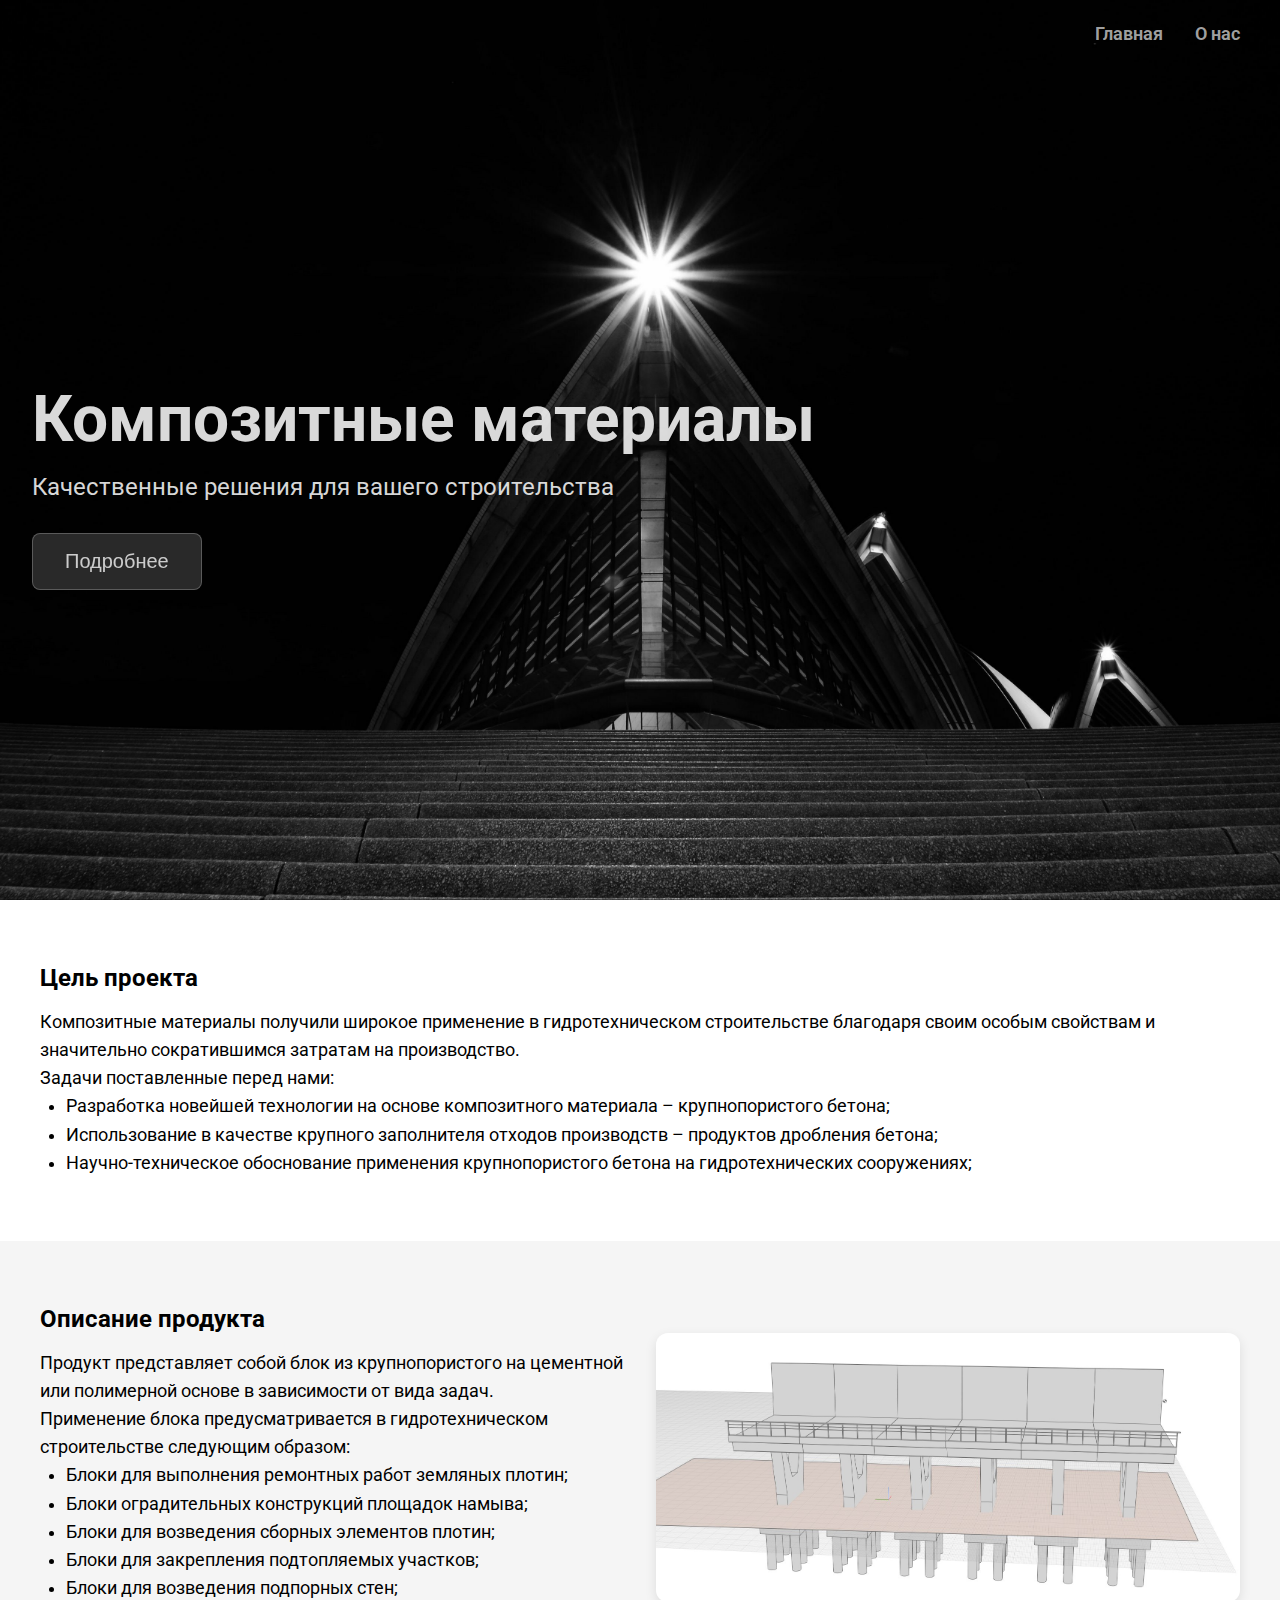
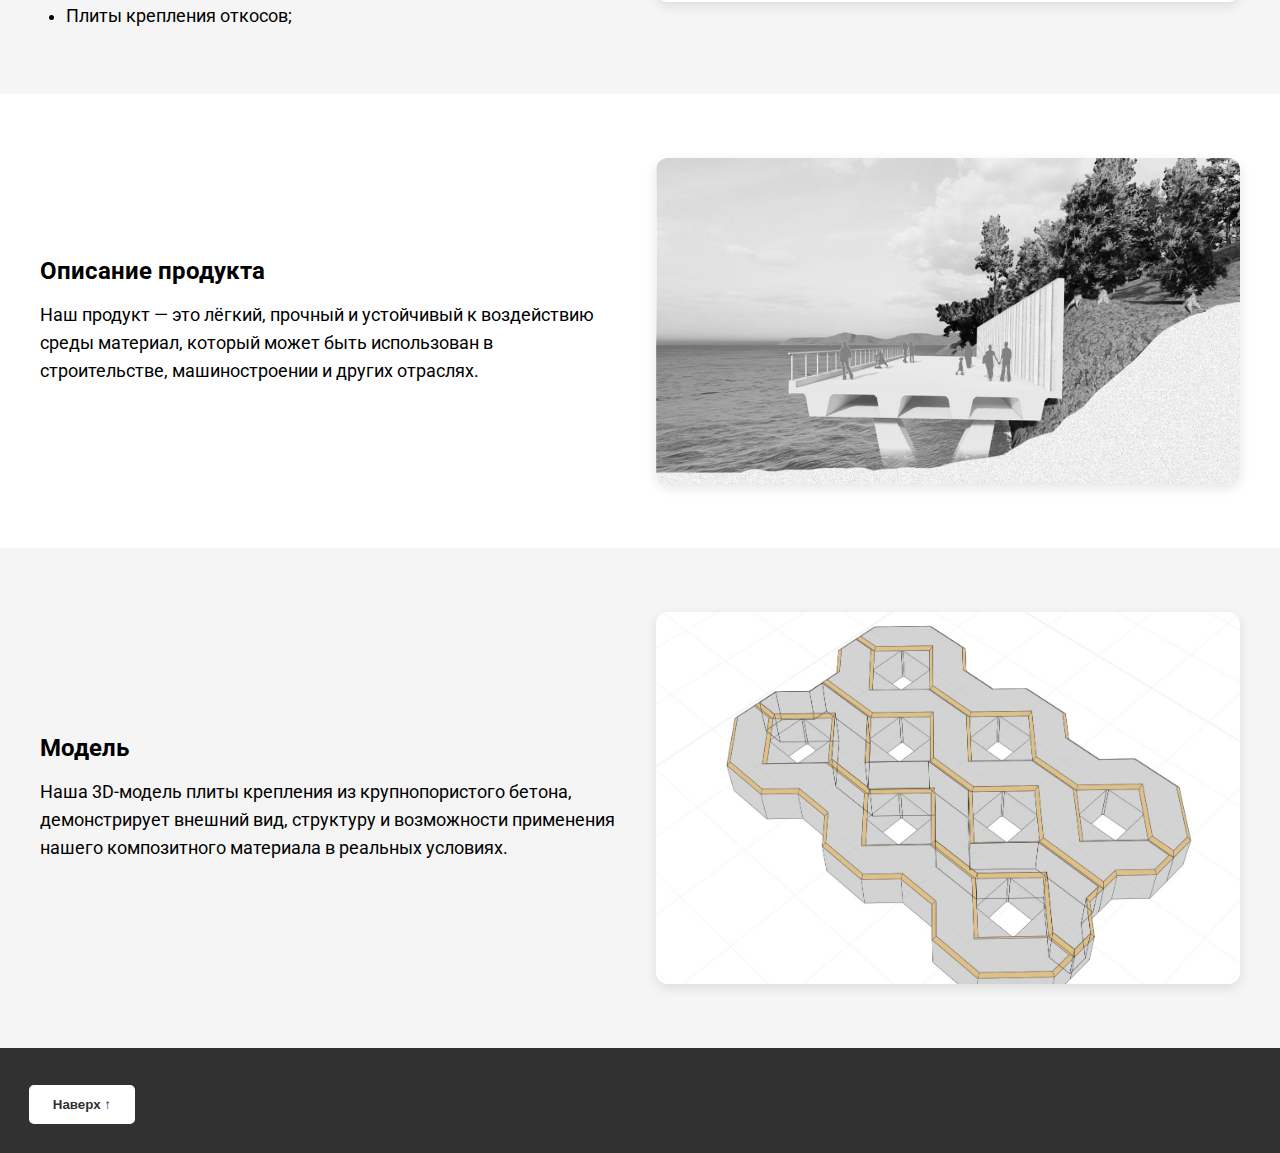
<file: index.html>
<!DOCTYPE html>
<html lang="ru">

<head>
  <meta charset="UTF-8">
  <meta name="viewport" content="width=device-width, initial-scale=1.0">
  <link rel="preconnect" href="https://fonts.googleapis.com">
  <link rel="preconnect" href="https://fonts.gstatic.com" crossorigin>
  <link href="https://fonts.googleapis.com/css2?family=Roboto:wght@400;500;700&display=swap" rel="stylesheet">
  <link rel="stylesheet" href="styles/style.css">
  <title>Композитные материалы</title>
</head>

<body>
  <main class="main">
    <nav class="navbar">
      <ul>
        <li><a href="index.html" class="active">Главная</a></li>
        <li><a href="about.html">О нас</a></li>
      </ul>
    </nav>
    <section class="welcome">
      <div class="welcome-content">
        <h1>Композитные материалы</h1>
        <p>Качественные решения для вашего строительства</p>
        <button onclick="document.querySelector('.section').scrollIntoView({behavior: 'smooth'})">
          Подробнее
        </button>
      </div>
    </section>


    <section class="section white-bg">
      <div class="content-centered">
        <div class="text">
          <h2>Цель проекта</h2>
          <p>
          Композитные материалы получили широкое применение в гидротехническом строительстве благодаря своим особым свойствам и значительно сократившимся затратам на производство.</p>
          <p>Задачи поставленные перед нами:</p>
          <ul>
            <li>Разработка новейшей технологии на основе композитного материала – крупнопористого бетона;</li>
            <li>Использование в качестве крупного заполнителя отходов производств – продуктов дробления бетона;</li>
            <li>Научно-техническое обоснование применения крупнопористого бетона на гидротехнических сооружениях;</li>
          </ul>
        </div>
      </div>
    </section>

    <section class="section gray-bg">
      <div class="content-flex">
        <div class="text">
          <h2>Описание продукта</h2>
          <p>Продукт представляет собой блок из крупнопористого на цементной или полимерной основе в зависимости от вида задач.<br>Применение блока предусматривается в гидротехническом строительстве следующим образом:</p>
          <ul>
            <li>Блоки для выполнения ремонтных работ земляных плотин;</li>
            <li>Блоки оградительных конструкций площадок намыва;</li>
            <li>Блоки для возведения сборных элементов плотин;</li>
            <li>Блоки для закрепления подтопляемых участков;</li>            
            <li>Блоки для возведения подпорных стен;</li>
            <li>Плиты крепления откосов;</li>
          </ul>
        </div>
        <div class="image">
          <img src="./images/model_1.jpg" alt="Описание проекта">
        </div>
      </div>
    </section>

    <section class="section white-bg">
      <div class="content-flex reverse">
        <div class="image">
          <img src="./images/model_2.jpg" alt="Продукт">
        </div>
        <div class="text">
          <h2>Описание продукта</h2>
          <p>Наш продукт — это лёгкий, прочный и устойчивый к воздействию среды материал, который может быть использован
            в строительстве, машиностроении и других отраслях.</p>
        </div>
      </div>
    </section>

    <section class="section gray-bg">
      <div class="content-flex">
        <div class="text">
          <h2>Модель</h2>
          <p>Наша 3D-модель плиты крепления из крупнопористого бетона, демонстрирует внешний вид, структуру и возможности применения нашего композитного материала
            в реальных условиях.</p>
        </div>
        <div class="image">
            <img src="./images/model_3.jpg" alt="3D-модель">
        </div>
      </div>
    </section>

  </main>
  <footer class="site-footer">
  <button onclick="scrollToTop()" class="to-top-btn">Наверх ↑</button>
  <div class="footer-content">
<!--     <ul>
      <li>Email: example@email.com</li>
      <li>Телефон: +7 (900) 000-00-00</li>
      <li>Адрес: г. Пример, ул. Образец, 1</li>
    </ul> -->
  </div>

</footer>
<script>
  function scrollToTop() {
    window.scrollTo({ top: 0, behavior: 'smooth' });
  }
</script>

</body>
</html>
</file>
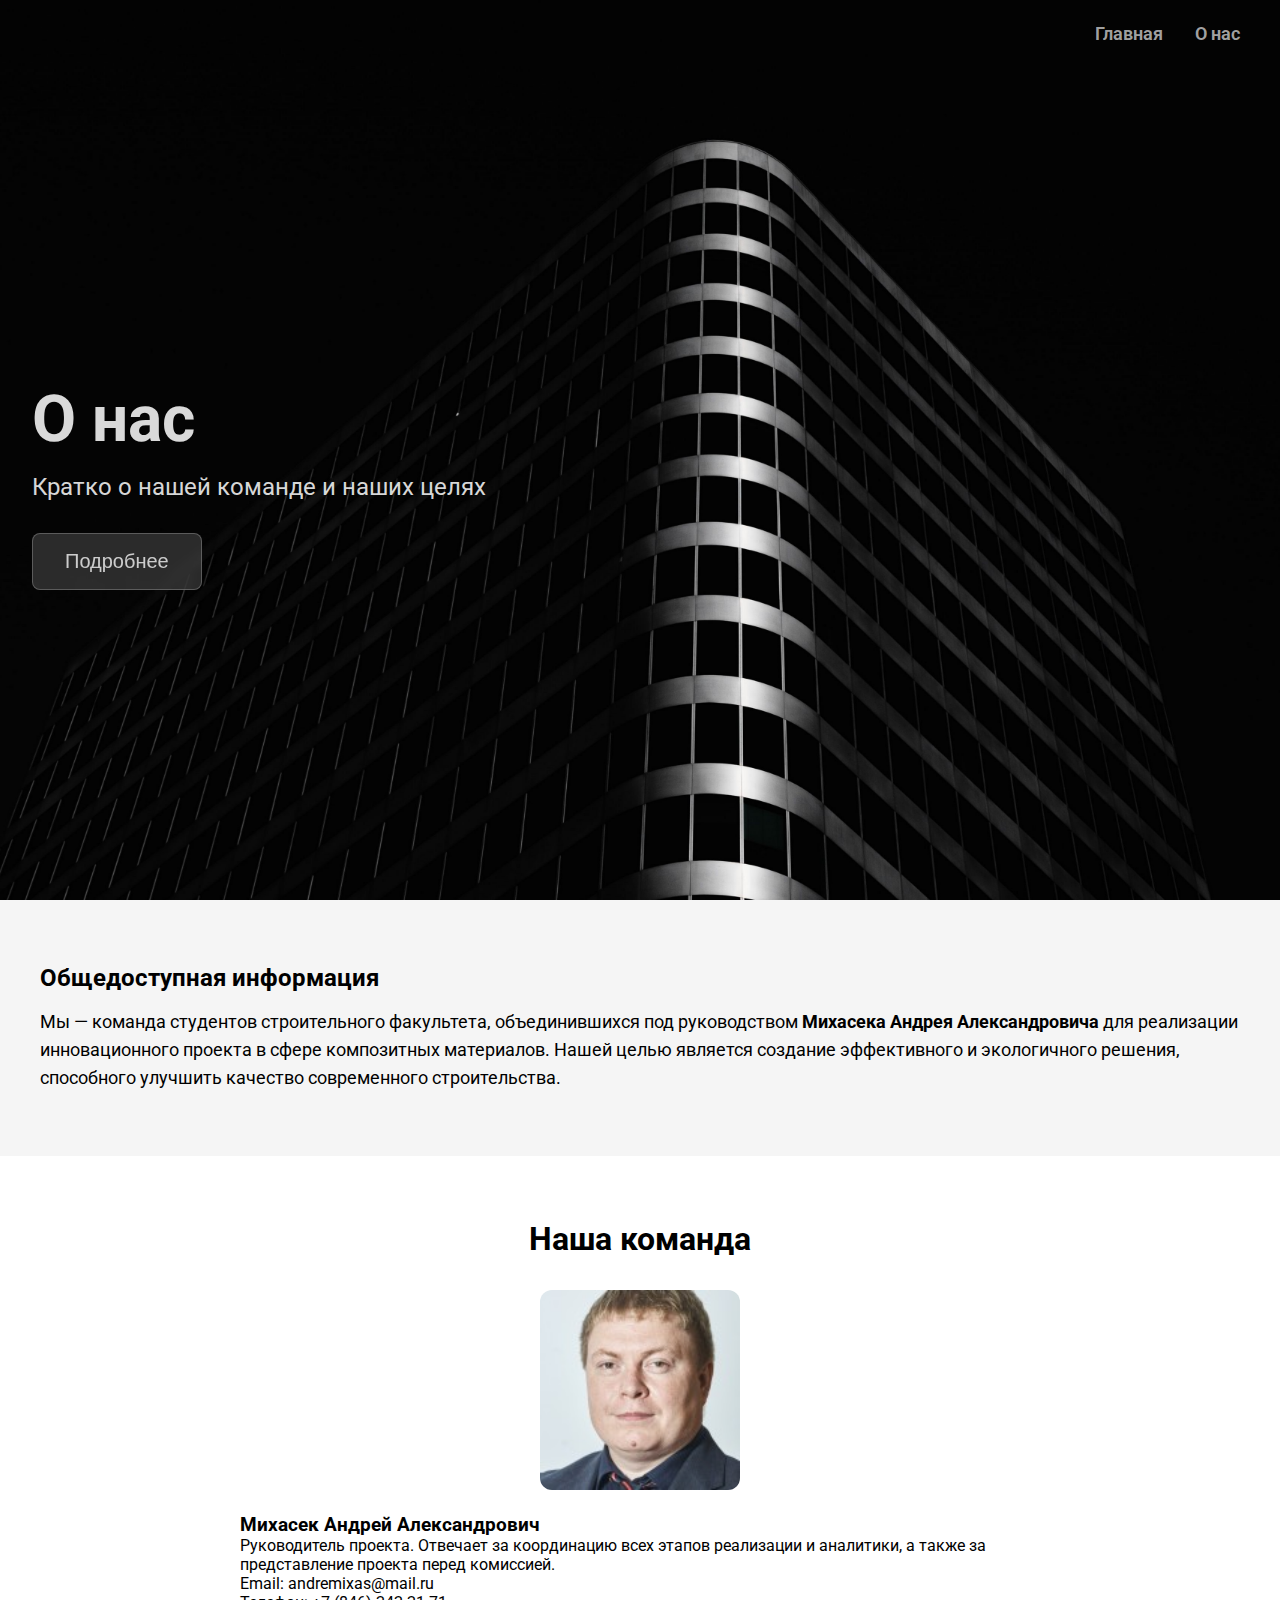
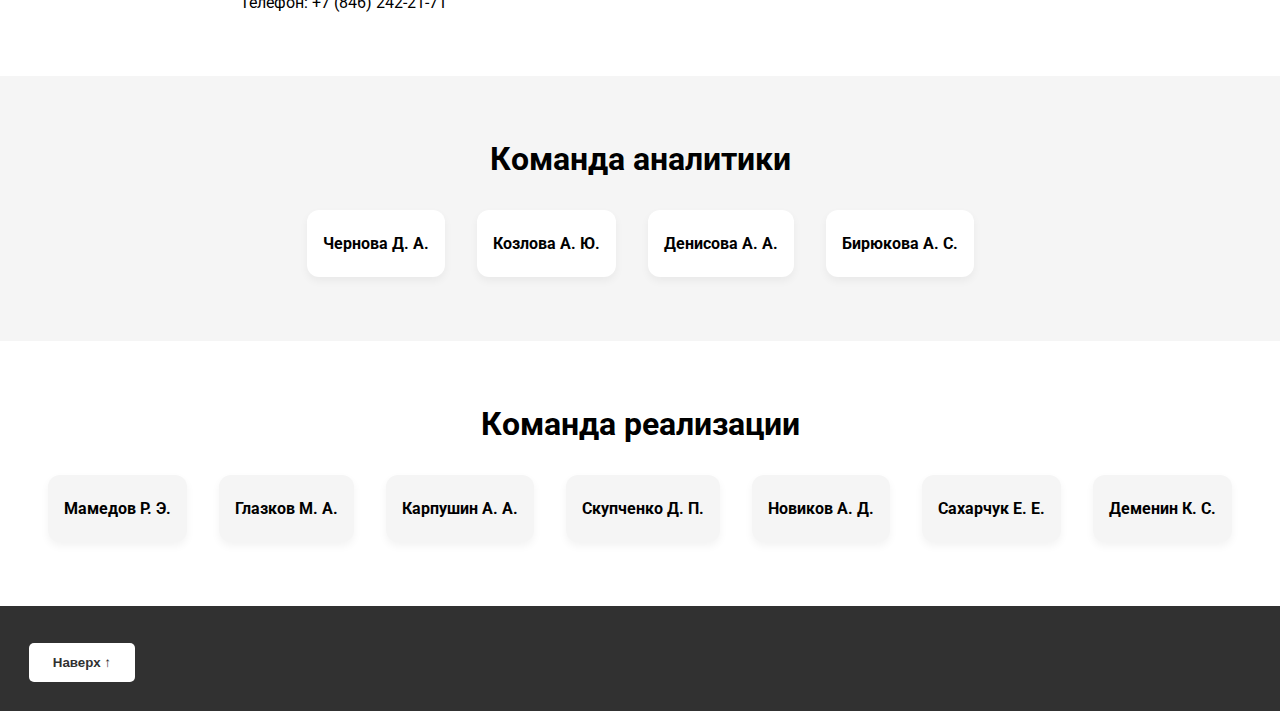
<file: about.html>
<!DOCTYPE html>
<html lang="ru">

<head>
  <meta charset="UTF-8">
  <meta name="viewport" content="width=device-width, initial-scale=1.0">
  <link rel="preconnect" href="https://fonts.googleapis.com">
  <link rel="preconnect" href="https://fonts.gstatic.com" crossorigin>
  <link href="https://fonts.googleapis.com/css2?family=Roboto:wght@400;500;700&display=swap" rel="stylesheet">
  <link rel="stylesheet" href="styles/style.css">
  <title>Композитные материалы</title>
</head>

<body>
  <main class="main">
    <nav class="navbar">
      <ul>
        <li><a href="index.html" class="active">Главная</a></li>
        <li><a href="about.html">О нас</a></li>
      </ul>
    </nav>
    <section class="welcome about">
      <div class="welcome-content">
        <h1>О нас</h1>
        <p>Кратко о нашей команде и наших целях</p>
        <button onclick="document.querySelector('.section').scrollIntoView({behavior: 'smooth'})">
          Подробнее
        </button>
      </div>
    </section>


    <section class="section gray-bg">
      <div class="content-centered">
        <div class="text">
          <h2>Общедоступная информация</h2>
          <p>
          Мы — команда студентов строительного факультета, объединившихся под руководством <b>Михасека Андрея Александровича</b> для реализации инновационного проекта в сфере композитных материалов.
Нашей целью является создание эффективного и экологичного решения, способного улучшить качество современного строительства.</p>
        </div>
      </div>
    </section>

    <section class="team-section white-bg">
    <h2>Наша команда</h2>
    <div class="leader">
        <img src="./images/team/leader/Mihasek.jpg" alt="Фото руководителя проекта">
        <div>
        <h3>Михасек Андрей Александрович</h3>
        <p>Руководитель проекта. Отвечает за координацию всех этапов реализации и аналитики, а также за представление проекта перед комиссией.</p>
        <p>Email: andremixas@mail.ru</p>
        <p>Телефон: +7 (846) 242-21-71</p>
        </div>
    </div>
    </section>

    <section class="team-section gray-bg">
    <h2>Команда аналитики</h2>
    <div class="team-grid">
        <div class="member">
            <!-- <img src="./images/team/analytics/Chernova.png" alt="Фото члена команды"> -->
            <h4>Чернова Д. А.</h4>
            <!-- <p>Email: dasha_chernova_05@mail.ru</p> -->
            <!-- <p>Телефон: +7 (900) 111-11-11</p> -->
        </div>
        
        <div class="member">
            <!-- <img src="./images/team/analytics/" alt="Фото члена команды"> -->
            <h4>Козлова А. Ю.</h4>
            <!-- <p>Email: arina.kozlova06@mail.ru</p> -->
            <!-- <p>Телефон: +7 (900) 222-22-22</p> -->
        </div>
        
        <div class="member">
            <!-- <img src="./images/team/analytics/" alt="Фото члена команды"> -->
            <h4>Денисова А. А.</h4>
            <!-- <p>Email:<br>anastasia.denis<br>ova204@gmail.com</p> -->
            <!-- <p>Телефон: +7 (900) 222-22-22</p> -->
        </div>

        <div class="member">
            <!-- <img src="./images/team/analytics/" alt="Фото члена команды"> -->
            <h4>Бирюкова А. С.</h4>
            <!-- <p>Email: alisa.bi2004@gmail.com</p> -->
            <!-- <p>Телефон: +7 (900) 222-22-22</p> -->
        </div>
    </div>
    </section>

    <section class="team-section white-bg">
    <h2>Команда реализации</h2>
    <div class="team-grid">
        <div class="member gray-bg">
            <!-- <img src="./images/team/implementation/" alt="Фото члена команды"> -->
            <h4>Мамедов Р. Э.</h4>
            <!-- <p>Email: ragubmamedov03272004@gmail.com</p> -->
            <!-- <p>Телефон: +7 (900) 333-33-33</p> -->
        </div>

        <div class="member gray-bg">
            <!-- <img src="./images/team/implementation/" alt="Фото члена команды"> -->
            <h4>Глазков М. А.</h4>
            <!-- <p>Email: maksglaz.totti@mail.ru</p> -->
            <!-- <p>Телефон: +7 (900) 333-33-33</p> -->
        </div>

        <div class="member gray-bg">
            <!-- <img src="./images/team/implementation/" alt="Фото члена команды"> -->
            <h4>Карпушин А. А.</h4>
            <!-- <p>Email: </p> -->
            <!-- <p>Телефон: +7 (900) 333-33-33</p> -->
        </div>

        <div class="member gray-bg">
            <!-- <img src="./images/team/implementation/" alt="Фото члена команды"> -->
            <h4>Скупченко Д. П.</h4>
            <!-- <p>Email: </p> -->
            <!-- <p>Телефон: +7 (900) 333-33-33</p> -->
        </div>

        <div class="member gray-bg">
            <!-- <img src="./images/team/implementation/" alt="Фото члена команды"> -->
            <h4>Новиков А. Д.</h4>
            <!-- <p>Email: </p> -->
            <!-- <p>Телефон: +7 (900) 333-33-33</p> -->
        </div>

        <div class="member gray-bg">
            <!-- <img src="./images/team/implementation/" alt="Фото члена команды"> -->
            <h4>Сахарчук Е. Е.</h4>
            <!-- <p>Email: </p> -->
            <!-- <p>Телефон: +7 (900) 333-33-33</p> -->
        </div>

        <div class="member gray-bg">
            <!-- <img src="./images/team/implementation/" alt="Фото члена команды"> -->
            <h4>Деменин К. С.</h4>
            <!-- <p>Email: </p> -->
            <!-- <p>Телефон: +7 (900) 333-33-33</p> -->
        </div>

    </div>
    </section>


  </main>

  <footer class="site-footer">
  <button onclick="scrollToTop()" class="to-top-btn">Наверх ↑</button>
  <div class="footer-content">
<!--     <ul>
      <li>Email: example@email.com</li>
      <li>Телефон: +7 (900) 000-00-00</li>
      <li>Адрес: г. Пример, ул. Образец, 1</li>
    </ul> -->
  </div>

</footer>
<script>
  function scrollToTop() {
    window.scrollTo({ top: 0, behavior: 'smooth' });
  }
</script>

</body>
</html>
</file>
<file: styles/style.css>
* {
    margin: 0;
    padding: 0;
    box-sizing: border-box;
    /* outline: 1px solid red !important; */
  }

    body, html {
      scroll-behavior: smooth;
      font-family: Roboto, sans-serif;
      overflow-x: hidden;
      
    }
    /* Главная страница сайта */
    .welcome {
      height: 100vh; /* Полный экран */
      width: 100%;
      background-image: url('./../images/welcome.jpg'); /* Фон */
      background-size: cover; /* Обрезается по экрану */
      background-attachment: fixed; /* Фиксированный */
      background-position: center;
      background-repeat: no-repeat;
      display: flex;
      align-items: center;
      justify-content: left; /* Выравнивания контента */
      text-align: left;
      color: white;
      padding: 2rem;
    }
    .about {
      background-image: url('./../images/about.jpg');
    }

    .welcome-content {
      max-width: 800px;
      width: 100%;
      margin-top: 8vh;
    }

    .welcome h1 {
      font-size: clamp(2rem, 5vw, 4rem); /* Адаптивный размер */
      margin-bottom: 1rem;
      color: rgba(255, 255, 255, 0.85);
    }

    .welcome p {
      font-size: clamp(1rem, 2.5vw, 1.5rem);
      margin-bottom: 2rem;
      color: rgba(255, 255, 255, 0.85);
    }


    .welcome button {
      padding: 1rem 2rem;
      font-size: clamp(1rem, 2vw, 1.25rem);
      background-color: rgba(255, 255, 255, 0.2);
      border: none;
      border-radius: 8px;
      color: white;
      backdrop-filter: blur(5px); /* Эффект матового стекла */
      border: 1px solid rgba(255, 255, 255, 0.3);
      transition: all 0.3s ease;
      cursor: pointer;
      opacity: 0.8;
    }

    .welcome button:hover {
        background: rgba(255, 255, 255, 0.3);
        transform: translateY(-2px);
        box-shadow: 0 4px 8px rgba(0, 0, 0, 0.1);
        opacity: 1;
    }

    /* Остальной контент сайта */
    .content {
      padding: 4rem 2rem;
      background-color: #f5f5f5;
      min-height: 100vh;
    }


/* Навигационная панель */
.navbar {
  position: absolute;
  top: 0;
  left: 0;
  width: 100%;
  padding: 1.5rem 2.5rem;
  display: flex;
  justify-content: flex-end; /* или center, если по центру */
  z-index: 10;
}


.navbar ul {
  list-style: none;
  display: flex;
  gap: 2rem;
}

.navbar li a {
  color: rgba(255, 255, 255, 0.65);
  text-decoration: none;
  font-weight: 600;
  font-size: 1.1rem;
  border-bottom: 2px solid transparent;
  transition: color 0.3s ease, border-bottom 0.3s ease;
}

.navbar li a:hover {
  color: #fff;
  border-bottom: 2px solid #fff;
}


/* Тело главной страницы */
.section {
  width: 100%;
  padding: 4rem 2rem;
  color: #000;
}

.white-bg {
  background-color: #ffffff;
}

.gray-bg {
  background-color: #f5f5f5;
}

.content-centered {
  max-width: 1200px;
  margin: 0 auto;
  /* text-align: center; */
}

.content-flex {
  max-width: 1200px;
  margin: 0 auto;
  display: flex;
  gap: 2rem;
  align-items: center;
  justify-content: center;
  flex-wrap: wrap;
}

.content-flex.reverse {
  flex-direction: row-reverse;
}

.text {
  flex: 1 1 400px;
}

.text ul {
  font-size: 1.1rem;
  line-height: 1.6;
  padding-left: 1.5em;
}

.text h2 {
  margin-bottom: 1rem;
}

.text p {
  font-size: 1.1rem;
  line-height: 1.6;
}

.image {
  flex: 1 1 400px;
  display: flex;
  justify-content: center;
  align-items: center;
}

.image img {
  max-width: 100%;
  height: auto;
  border-radius: 12px;
  box-shadow: 0 4px 12px rgba(0,0,0,0.1);
}



/* Footer */
.site-footer {
  background-color: #313131;
  color: #ffffff;
  padding: 1.8rem;
  /* text-align: center; */
}

.site-footer ul {
  list-style: none;
  padding: 0;
  margin: 1rem 0;
}

.site-footer li {
  margin-bottom: 0.5rem;
}

.to-top-btn {
  margin-top: 0.5rem;
  padding: 0.75rem 1.5rem;
  background-color: #ffffff;
  color: #313131;
  border: none;
  border-radius: 5px;
  cursor: pointer;
  font-weight: bold;
  transition: background-color 0.3s ease;
}

.to-top-btn:hover {
  background-color: #dddddd;
}



/* Тело страницы "О нас" */
.team-section {
  padding: 4rem 2rem;
  text-align: center;
  color: #000;
}

.team-section h2 {
  font-size: 2rem;
  margin-bottom: 2rem;
}

.leader {
  display: flex;
  flex-direction: column;
  align-items: center;
  gap: 1.5rem;
  max-width: 800px;
  margin: 0 auto;
}

.leader img {
  width: 200px;
  height: auto;
  border-radius: 12px;
  object-fit: cover;
}

.leader div {
  text-align: left;
}

.team-grid {
  display: flex;
  flex-wrap: wrap;
  justify-content: center;
  gap: 2rem;
}

.member {
  background-color: #fff;
  padding: 1rem;
  border-radius: 12px;
  box-shadow: 0 4px 8px rgba(0,0,0,0.05);
  max-width: 240px;
  text-align: center;
}

.member.gray-bg {
  background-color: #f5f5f5;
}

.member img {
  width: 100%;
  height: auto;
  border-radius: 8px;
  object-fit: cover;
  margin-bottom: 1rem;
}

.member h4 {
  margin: 0.5rem 0;
}

/* Адаптивность */
@media (max-width: 768px) {
  .leader {
    flex-direction: column;
    text-align: center;
  }

  .leader div {
    text-align: center;
  }

  .team-grid {
    flex-direction: column;
    align-items: center;
  }
}




@media (max-width: 768px) {
/* Фон для мобильных устройств */
  .welcome {
    background-attachment: scroll;
    
  }

    .welcome-content {
        padding: 1rem;
        max-width: 90%;
  }

    .welcome h1 {
        font-size: clamp(1.5rem, 6vw, 2.5rem);
  }

    .welcome p {
        font-size: clamp(1rem, 4vw, 1.25rem);
  }

    .navbar {
        padding: 1.5rem 1rem;
        justify-content: center;
        padding: 1rem;
  }

    .navbar ul {
        gap: 1rem;
  }

    .navbar li a {
        font-size: 1rem;
  }

    .welcome button {
        padding: 0.75rem 1.5rem;
        font-size: 1rem;
  }

    .site-footer {
        padding: 1.2rem;
        font-size: 0.9rem;
  }

    .to-top-btn {
        width: 100%;
        font-size: 1rem;
        padding: 0.8rem;
  }

    .footer-content ul {
        padding: 0;
        margin: 1rem 0 0 0;
  }

    .footer-content li {
        margin-bottom: 0.4rem;
  }
}
</file>
